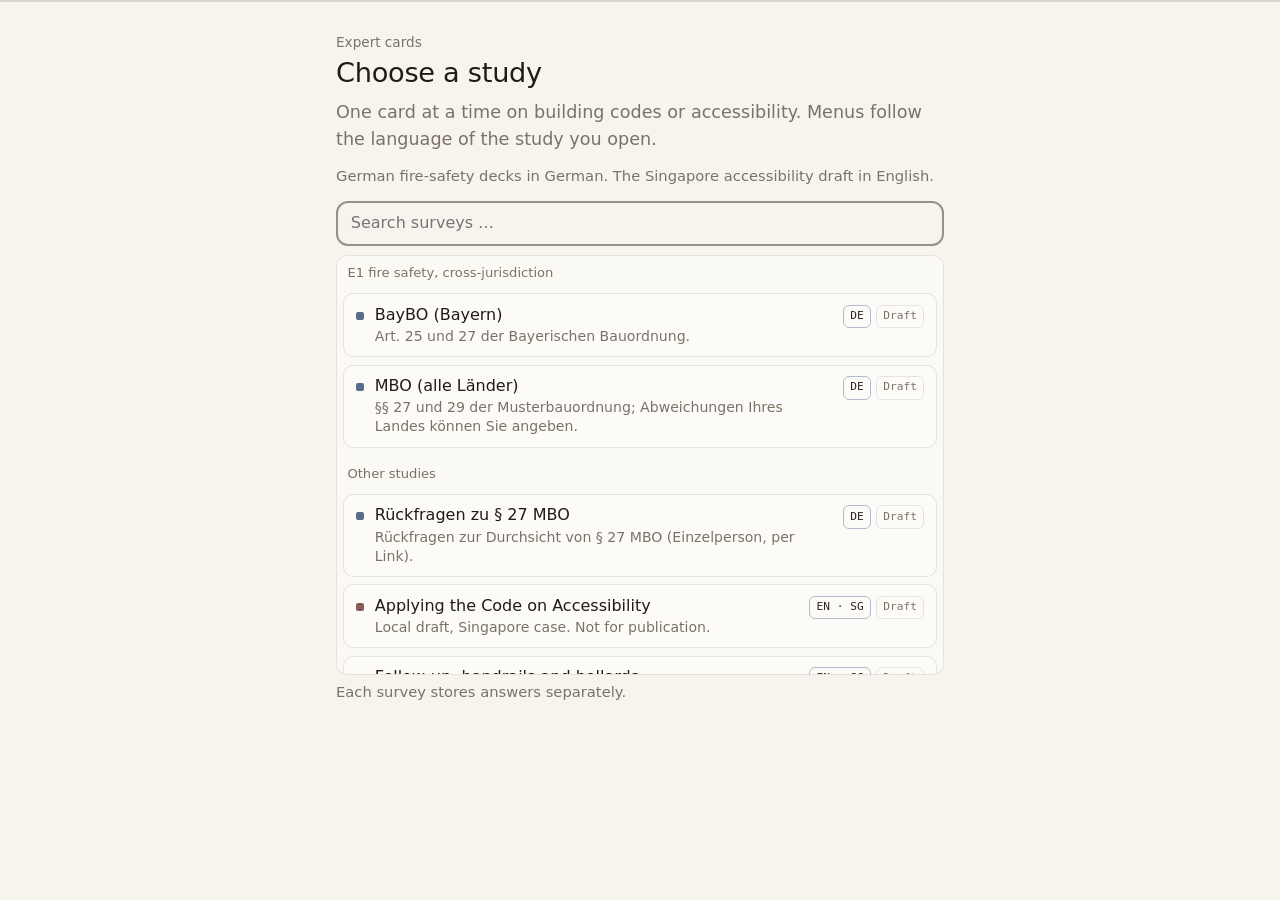
<file: index.html>
<!doctype html>
<html lang="de">
<head>
<meta charset="utf-8">
<meta name="viewport" content="width=device-width, initial-scale=1, viewport-fit=cover">
<meta name="color-scheme" content="light dark">
<meta name="robots" content="noindex">
<meta name="mobile-web-app-capable" content="yes">
<meta name="apple-mobile-web-app-capable" content="yes">
<meta name="apple-mobile-web-app-status-bar-style" content="default">
<meta name="apple-mobile-web-app-title" content="Befragung">
<meta name="theme-color" content="#f7f4ee" media="(prefers-color-scheme: light)">
<meta name="theme-color" content="#0b0d14" media="(prefers-color-scheme: dark)">
<title>Expertenkarten</title>
<link rel="manifest" href="manifest.webmanifest">
<link rel="icon" href="icon.svg" type="image/svg+xml">
<link rel="apple-touch-icon" href="icon.svg">
<link rel="stylesheet" href="app/style.css">
</head>
<body>
<div id="app"><main class="screen"><p>Lädt …</p></main></div>
<noscript><main class="screen"><p>Diese Seite braucht JavaScript.</p></main></noscript>
<script type="module" src="app/engine.js"></script>
</body>
</html>
</file>
<file: app/style.css>
:root {
  /* Warm paper neutrals + ink accent (building codes / drawings) */
  --bg: #f7f4ee; --surface: #fdfbf7; --ink: #1f1b16; --ink-2: #2a251f; --muted: #7b7266;
  --line: color-mix(in srgb, #1f1b16 10%, transparent); --line-2: #9a9184;
  --hl: #2f4f9c; --hl-soft: #ebe6dc; --hl-ink: #fff;
  --ok: #16a34a; --ok-soft: #e8f6ec; --warn: #9a4a12; --warn-soft: #f7ebe0; --mark: #f0e6b8;
  --play: #2f4f9c; --play-2: #3d6b5a;
  --font: ui-sans-serif, system-ui, -apple-system, "Segoe UI", "Helvetica Neue", Arial, sans-serif;
  --mono: ui-monospace, "SF Mono", Menlo, Consolas, monospace;
  --r: 12px; color-scheme: light dark;
}
@media (prefers-color-scheme: dark) {
  :root {
    --bg: #0b0d14; --surface: #11141c; --ink: #eef0f5; --ink-2: #d8dce8; --muted: #7a8296;
    --line: color-mix(in srgb, #eef0f5 9%, transparent); --line-2: #6b7487;
    --hl: #9db0e0; --hl-soft: #1a1e28; --hl-ink: #0b0d14;
    --ok: #4cc38a; --ok-soft: #123526; --warn: #e0a06a; --warn-soft: #2a1c12; --mark: #4a4520;
    --play: #9db0e0; --play-2: #4cc38a;
  }
}
* { box-sizing: border-box; }
html {
  -webkit-text-size-adjust: 100%;
  height: 100%;
  height: 100dvh;
  overscroll-behavior: none;
}
body {
  margin: 0;
  height: 100%;
  height: 100dvh;
  max-height: 100dvh;
  display: flex;
  flex-direction: column;
  overflow: hidden;
  color: var(--ink); font: 16px/1.5 var(--font);
  font-weight: 400;
  overscroll-behavior: none;
  -webkit-tap-highlight-color: transparent;
  touch-action: manipulation;
  background: var(--bg);
}
/* Signature: quiet plan-cut line under the top edge (no color washes). */
body::before {
  content: '';
  position: fixed; top: 0; left: 0; right: 0; height: 2px; z-index: 40; pointer-events: none;
  background: color-mix(in srgb, var(--ink) 14%, transparent);
}
/* Scroll lives in #app; bottomnav is a flex sibling so it always docks to the window bottom
   (Firefox often leaves position:fixed chrome floating when the layout viewport moves). */
#app {
  flex: 1 1 auto;
  min-height: 0;
  overflow: auto;
  -webkit-overflow-scrolling: touch;
  overscroll-behavior: contain;
  display: flex;
  flex-direction: column;
}
h1 { font-size: 1.5rem; line-height: 1.2; font-weight: 500; margin: 0 0 .6rem; letter-spacing: -.01em; }
h2 { font-size: 1.05rem; font-weight: 500; margin: 1.4rem 0 .5rem; }
p { margin: 0 0 .8rem; }
mark { background: var(--mark); color: inherit; padding: 0 .15em; border-radius: 3px; }
:focus-visible { outline: 3px solid var(--hl); outline-offset: 2px; }
h1:focus { outline: none; }

.screen { width: 100%; max-width: 640px; margin: 0 auto; padding: 1rem 16px 2.5rem; flex: 1; }
.eyebrow { color: var(--muted); font-size: .85rem; margin: 0 0 .3rem; }
.lead { font-size: 1.1rem; color: var(--muted); }
.hint { color: var(--muted); font-size: .92rem; }
.warn { background: var(--warn-soft); color: var(--warn); padding: .6rem .8rem; border-radius: var(--r); }
.ok { color: var(--ok); font-weight: 600; }
.question { font-weight: 600; font-size: 1.08rem; }
.card-title { font-size: 1.3rem; }

/* top bar */
.topbar {
  position: sticky; top: 0; z-index: 20;
  background: var(--bg); border-bottom: 1px solid var(--line);
  padding: .45rem 16px .55rem;
}
.topbar-row {
  max-width: 640px; margin: 0 auto;
  display: flex; justify-content: space-between; align-items: center; gap: .8rem;
  font-size: .9rem; color: var(--muted);
}
.topbar-meta { display: grid; justify-items: end; gap: .1rem; min-width: 0; text-align: right; }
.topbar-theme {
  display: inline-flex; align-items: center; gap: .35rem; max-width: 100%;
  color: var(--ink); font-weight: 650; font-size: .88rem;
  white-space: nowrap; overflow: hidden; text-overflow: ellipsis;
}
.topbar-theme .pict { flex: none; color: var(--hl); }
.topbar-theme .pict svg { width: 16px; height: 16px; }
.topbar-label { min-width: 0; }
.homebtn {
  font: inherit; cursor: pointer; flex: none;
  display: inline-flex; align-items: center; gap: .35rem;
  min-height: 44px; padding: .25rem .7rem .25rem .55rem;
  border: 2px solid var(--line-2); border-radius: 999px;
  background: var(--bg); color: var(--ink); font-weight: 600; font-size: .92rem;
}
.homebtn-arrow { color: var(--hl); font-size: 1.05em; line-height: 1; }
.homebtn:hover { border-color: var(--hl); background: var(--hl-soft); }
.bar { max-width: 640px; margin: .3rem auto 0; height: 10px; background: var(--line); border-radius: 999px; overflow: hidden; }
.bar-fill {
  height: 100%; border-radius: 999px;
  background: linear-gradient(90deg, var(--play), var(--play-2));
  transition: width .35s ease;
}

/* in-round step navigation (replaces plain progress bar on cards) */
.stepnav {
  max-width: 640px; margin: .45rem auto 0;
  display: flex; gap: .35rem; align-items: stretch;
}
.step {
  font: inherit; cursor: pointer; color: inherit;
  flex: 1 1 0; min-width: 0; min-height: 44px;
  display: grid; justify-items: center; align-content: end; gap: .28rem;
  padding: .15rem 0 0; border: 0; background: none;
  font-size: .72rem; font-weight: 700; font-variant-numeric: tabular-nums;
  color: var(--muted);
}
.step-fill {
  width: 100%; height: 10px; border-radius: 999px;
  background: var(--line); border: 2px solid transparent;
  transition: background .2s ease, box-shadow .2s ease, border-color .2s ease;
}
.step.open .step-fill { background: var(--line); }
.step.done .step-fill {
  background: linear-gradient(90deg, var(--play), var(--play-2));
}
.step.info .step-fill { background: color-mix(in srgb, var(--hl) 35%, var(--line)); }
.step.on {
  color: var(--ink);
}
.step.on .step-fill {
  border-color: var(--hl);
  box-shadow: 0 0 0 3px color-mix(in srgb, var(--hl) 22%, transparent);
  background: linear-gradient(90deg, var(--play), var(--play-2));
}
.step.on.open .step-fill {
  background: var(--hl-soft);
}
.step:disabled { cursor: default; }
.step:not(:disabled):hover .step-fill {
  border-color: color-mix(in srgb, var(--hl) 55%, transparent);
}
.step:not(:disabled):focus-visible {
  outline: none;
}
.step:not(:disabled):focus-visible .step-fill {
  outline: 3px solid var(--hl); outline-offset: 2px;
}
@media (max-width: 400px) {
  .step { font-size: .65rem; min-height: 40px; }
  .stepnav { gap: .28rem; }
}

/* buttons */
.btn, .linkbtn, .opt, .verdict-btn, .chipbtn, .scale-btn, .row { font: inherit; color: inherit; cursor: pointer; }
.btn { min-height: 48px; padding: .6rem 1.2rem; border: 1.5px solid var(--line-2); border-radius: 12px; background: color-mix(in srgb, var(--bg) 88%, #fff); font-weight: 500; text-decoration: none; display: inline-flex; align-items: center; justify-content: center; gap: .5rem; }
.btn.primary {
  background: linear-gradient(135deg, var(--hl), color-mix(in srgb, var(--hl) 70%, var(--play-2)));
  border-color: transparent; color: var(--hl-ink);
  box-shadow: 0 6px 16px color-mix(in srgb, var(--hl) 28%, transparent);
}
.btn.big { width: 100%; min-height: 56px; font-size: 1.1rem; margin-top: 1rem; }
.btn.small { min-height: 48px; padding: .3rem .9rem; }
.btn:disabled { opacity: .45; cursor: not-allowed; }
.linkbtn { background: none; border: 0; color: var(--hl); text-decoration: underline; min-height: 48px; padding: 0 .3rem; }

/* bottom nav: document-flow sibling of #app (not position:fixed) → always window-bottom */
.bottomnav {
  flex: 0 0 auto;
  position: relative;
  width: 100%;
  box-sizing: border-box;
  z-index: 30;
  margin: 0;
  background: var(--bg);
  border-top: 1px solid var(--line);
  box-shadow: 0 -8px 24px rgba(0, 0, 0, .12);
  padding: .7rem 16px calc(.7rem + env(safe-area-inset-bottom, 0px));
  display: flex; justify-content: center; gap: 1rem;
}
.bottomnav .btn { flex: 1; max-width: 280px; }
.bottomnav .btn:last-child { margin-left: 0; }
@media (prefers-color-scheme: dark) {
  .bottomnav { box-shadow: 0 -8px 28px rgba(0, 0, 0, .45); }
}

/* options */
.opts, .verdicts { display: grid; gap: .7rem; margin: 1rem 0; }
.opt, .verdict-btn { display: flex; align-items: center; gap: .8rem; text-align: left; width: 100%; min-height: 56px; padding: .8rem 1rem; border: 2px solid var(--line-2); border-radius: var(--r); background: var(--bg); }
.verdict-btn { font-size: 1.15rem; font-weight: 700; justify-content: flex-start; min-height: 64px; }
.opt-key { flex: none; width: 1.7rem; height: 1.7rem; border-radius: 50%; border: 1.5px solid var(--line-2); display: grid; place-items: center; font-size: .85rem; color: var(--muted); }
.opt-text { display: grid; gap: .15rem; }
.opt-detail { color: var(--muted); font-size: .92rem; }
.opt.sel, .verdict-btn.sel { border-color: var(--hl); background: var(--hl-soft); }
.opt.sel .opt-key, .verdict-btn.sel .opt-key { background: var(--hl); border-color: var(--hl); color: var(--hl-ink); }
.conf { display: flex; flex-wrap: wrap; align-items: center; gap: .5rem; margin: .4rem 0 1rem; }
.conf[hidden], [hidden] { display: none !important; }
.conf-q { font-weight: 600; margin-right: .3rem; }
.chipbtn { min-height: 48px; padding: .4rem 1rem; border: 2px solid var(--line-2); border-radius: 24px; background: var(--bg); }
.chipbtn.sel { border-color: var(--hl); background: var(--hl-soft); font-weight: 600; }
.chipset { display: flex; flex-wrap: wrap; gap: .5rem; }
.scale-row { display: grid; grid-template-columns: repeat(auto-fit, minmax(48px, 1fr)); gap: .5rem; margin: 1rem 0 .3rem; }
.scale-btn { min-height: 56px; border: 2px solid var(--line-2); border-radius: var(--r); background: var(--bg); font-weight: 700; }
.scale-btn.sel { border-color: var(--hl); background: var(--hl-soft); }
.scale-labels { display: flex; justify-content: space-between; color: var(--muted); font-size: .9rem; }

/* card content */
.chips { list-style: none; display: flex; flex-wrap: wrap; gap: .4rem; padding: 0; margin: 0 0 .8rem; }
.chips li { background: var(--surface); border: 1px solid var(--line); border-radius: 14px; padding: .1rem .7rem; font-size: .85rem; }
.assumption { background: var(--surface); border-left: 4px solid var(--line-2); padding: .6rem .8rem; border-radius: 6px; margin: 0 0 .9rem; font-size: .95rem; }
.changes ul { margin: 0 0 .9rem; padding-left: 1.2rem; }
.changes li { margin-bottom: .3rem; }
.related { background: var(--hl-soft); border-radius: var(--r); padding: .6rem .8rem; margin: 0 0 .9rem; font-size: .95rem; }
.related p { margin: 0; }
.fig {
  margin: .5rem 0 1rem;
  /* isolate paint so Safari does not reflow/repaint the plan while scrolling */
  contain: layout paint;
  touch-action: pan-y;
}
.fig svg, .fig img {
  width: 100%; height: auto; display: block;
  border: 1px solid var(--line); border-radius: var(--r); background: var(--bg);
  /* own compositor layer: stops jitter when scrolling over complex SVGs on iOS */
  transform: translateZ(0);
  -webkit-backface-visibility: hidden;
  backface-visibility: hidden;
}
/* Deck image figures ship with a light “paper” plate — keep a matching frame so Dark Mode stays readable. */
.fig img {
  background: #f4f6fb;
  border-color: color-mix(in srgb, var(--line-2) 70%, #9aa3b5);
  box-shadow: 0 1px 0 color-mix(in srgb, #1a1f2c 6%, transparent);
}
.fig figcaption {
  color: var(--ink-2); font-size: .9rem; font-weight: 600;
  margin-top: .45rem;
}
.w { stroke: var(--ink-2); stroke-width: 6; stroke-linecap: square; }
.w.thin { stroke-width: 3; }
.w.hl { stroke: var(--hl); stroke-width: 11; }
.room { fill: var(--bg); }
.room.hl { fill: var(--hl-soft); }
.rl { fill: var(--muted); font: 12px var(--font); }
.rl.big { fill: var(--ink-2); font: 600 13px var(--font); }
.door { fill: var(--bg); stroke: var(--ink-2); stroke-width: 1.5; }
.door.hl { fill: var(--hl); stroke: var(--hl); }
.ground { stroke: var(--muted); stroke-width: 2; stroke-dasharray: 6 5; }
.slab { fill: var(--line-2); }
.hlabel { fill: var(--hl); font: 600 13px var(--font); }
.law { white-space: pre-wrap; font: .9rem/1.5 var(--font); margin: 0; }

/* text + mic */
.field { margin: 1rem 0; }
.field label, .label { display: block; font-weight: 600; margin-bottom: .3rem; }
input[type=text], input[type=number], textarea { width: 100%; font: inherit; color: inherit; background: var(--bg); border: 2px solid var(--line-2); border-radius: var(--r); padding: .7rem .8rem; min-height: 48px; }
textarea { resize: vertical; }
.mic-row { display: flex; flex-wrap: wrap; align-items: center; gap: .6rem; margin-top: .5rem; }
.mic-row .hint, .mic-status, .memo p { margin: 0; font-size: .9rem; color: var(--muted); }
.mic-dot { width: .8rem; height: .8rem; border-radius: 50%; background: var(--line-2); }
.btn.mic.on { border-color: #d12; }
.btn.mic.on .mic-dot { background: #d12; animation: pulse 1.2s infinite; }
@keyframes pulse { 50% { opacity: .3; } }

/* start + review + submit */
.privacy {
  background: var(--surface); border-radius: var(--r);
  padding: .2rem 1rem .8rem; margin: 1.2rem 0; font-size: .95rem;
}
.privacy summary {
  cursor: pointer; font-weight: 600; min-height: 48px;
  display: flex; align-items: center; list-style: none;
}
.privacy summary::-webkit-details-marker { display: none; }
.privacy[open] summary { margin-bottom: .4rem; }
.privacy ul { margin: 0; padding-left: 1.1rem; }
.privacy li { margin-bottom: .4rem; }

.install-tip {
  margin: 1.25rem 0 0;
  padding: .35rem .85rem .9rem;
  border-radius: var(--r);
  background: color-mix(in srgb, var(--hl-soft) 55%, var(--surface));
  border: 1.5px solid color-mix(in srgb, var(--hl) 22%, var(--line));
  font-size: .95rem;
}
.install-tip summary {
  cursor: pointer; list-style: none;
  display: grid; grid-template-columns: auto 1fr auto;
  align-items: center; gap: .7rem;
  min-height: 52px; font-weight: 700; color: var(--ink-2);
}
.install-tip summary::-webkit-details-marker { display: none; }
.install-tip .install-ico {
  width: 2.35rem; height: 2.35rem; border-radius: 12px;
  display: grid; place-items: center;
  background: var(--hl-soft); color: var(--hl);
}
.install-tip .install-ico .pict, .install-tip .install-ico .pict svg {
  width: 20px; height: 20px;
}
.install-tip .install-sum { line-height: 1.25; }
.install-tip .install-chev {
  color: var(--muted); font-size: 1.35rem; line-height: 1;
  transition: transform .18s ease;
}
.install-tip[open] .install-chev { transform: rotate(90deg); }
.install-tip[open] summary { margin-bottom: .35rem; }
.install-tip .install-lead { margin: 0 0 .65rem; }
.install-steps {
  margin: 0; padding: 0; list-style: none; display: grid; gap: .55rem;
}
.install-steps li {
  display: grid; grid-template-columns: 1.7rem 1fr; gap: .65rem;
  align-items: start; color: var(--ink-2); line-height: 1.4;
  counter-increment: install-step;
}
.install-steps { counter-reset: install-step; }
.install-steps li::before {
  content: counter(install-step);
  width: 1.7rem; height: 1.7rem; border-radius: 50%;
  display: grid; place-items: center;
  font-size: .85rem; font-weight: 600;
  background: var(--hl); color: var(--hl-ink);
}
.install-tip .install-btn { width: 100%; margin-top: .85rem; }
@media (prefers-reduced-motion: reduce) {
  .install-tip .install-chev { transition: none; }
}
.check { display: flex; gap: .8rem; align-items: flex-start; margin: 1rem 0; min-height: 48px; }
.check input { width: 28px; height: 28px; flex: none; margin: 0; }
.resume-banner {
  display: flex; flex-wrap: wrap; align-items: baseline; gap: .35rem .65rem;
  margin: .35rem 0 1rem; padding: .7rem .85rem;
  border-radius: 10px; border: 1px solid var(--line);
  background: var(--hl-soft); color: var(--ink); font-weight: 500; font-size: .95rem;
}
.resume-dot { color: var(--hl); font-size: .7rem; transform: translateY(-.05em); }
.resume-banner-stat {
  flex: 1 1 100%; font-weight: 550; color: var(--ink-2); font-size: .9rem;
}
.resume {
  background: var(--hl-soft); padding: 1rem .95rem 1.05rem; border-radius: var(--r);
  margin: 1rem 0 0; display: grid; gap: .55rem;
  border: 2px solid color-mix(in srgb, var(--hl) 35%, transparent);
}
.resume-kicker {
  margin: 0; font-size: .82rem; font-weight: 500; color: var(--muted);
}
.resume-stat { margin: 0; font-weight: 500; font-size: 1.05rem; line-height: 1.3; }
.resume-actions { display: grid; gap: .75rem; margin-top: .15rem; }
.resume-choice { display: grid; gap: .25rem; }
.resume-choice .btn.big { margin: 0; }
.resume-choice .hint { margin: 0; }
.resume-note { margin: .15rem 0 0; }
.btn.danger {
  background: transparent; border-color: var(--warn); color: var(--warn);
}
.btn.danger:hover { background: var(--warn-soft); }
.rows { list-style: none; padding: 0; margin: 0; }
.row { display: flex; gap: .7rem; width: 100%; text-align: left; background: none; border: 0; border-bottom: 1px solid var(--line); padding: .7rem .2rem; min-height: 48px; }
.row-status { color: var(--ok); font-weight: 700; flex: none; width: 1.2rem; }
.row.open .row-status, .row.open .row-answer { color: var(--warn); }
.row-main { display: grid; gap: .1rem; min-width: 0; }
.row-label { font-weight: 600; font-size: .95rem; }
.row-answer { color: var(--muted); font-size: .92rem; overflow-wrap: anywhere; }
.submit-steps .step { margin: 0 0 1.4rem; }
textarea.copy { margin-top: .6rem; font-size: .8rem; }

/* dialog */
dialog.modal { max-width: min(600px, 92vw); max-height: 85dvh; overflow: auto; border: 0; border-radius: var(--r); background: var(--bg); color: var(--ink); padding: 1rem 1.2rem; }
dialog.modal::backdrop { background: rgba(0, 0, 0, .55); }
dialog.modal h2 { margin-top: 0; }
dialog.modal .btn { margin-top: 1rem; width: 100%; }

@media (prefers-reduced-motion: reduce) {
  * { animation: none !important; transition: none !important; scroll-behavior: auto !important; }
}
@media (min-width: 700px) {
  .screen { padding-top: 2rem; }
  h1 { font-size: 1.7rem; }
}

.memo { display: grid; gap: .4rem; width: 100%; }
.memo audio { width: 100%; min-height: 48px; }

/* phones: compact plan — fixed px (not dvh) so iOS chrome show/hide does not resize the SVG mid-scroll */
@media (max-width: 600px) {
  .verdict .fig, .choice .fig {
    margin: .3rem 0 .6rem;
    max-height: 220px;
    display: flex; flex-direction: column; align-items: center;
  }
  .verdict .fig svg, .choice .fig svg {
    width: auto; max-width: 100%; height: auto;
    max-height: 220px;
  }
  .verdict .assumption { font-size: .9rem; padding: .5rem .7rem; }
  .verdicts { margin: .7rem 0; }
  .verdict-btn { min-height: 56px; }
}

/* phones: verdicts stick to the bottom of the #app scrollport (nav sits below #app) */
@media (max-width: 600px) {
  .verdicts {
    position: sticky; bottom: 0; z-index: 2;
    grid-template-columns: repeat(3, 1fr); gap: .4rem;
    background: var(--bg); padding: .5rem 0; margin: .4rem 0;
  }
  .verdict-btn { justify-content: center; text-align: center; padding: .4rem .3rem; font-size: 1rem; min-height: 56px; }
  .verdict-btn .opt-key { display: none; }
}

.feedback-hint { margin: 1.6rem 0 0; padding-top: .6rem; border-top: 1px solid var(--line); }

/* quiet icon FAB; expands to label only on mouse hover / keyboard focus */
.fab-feedback {
  position: fixed; right: 12px; z-index: 40;
  bottom: calc(12px + env(safe-area-inset-bottom, 0px));
  height: 44px; min-height: 44px; min-width: 44px; padding: 0 11px;
  border-radius: 999px; cursor: pointer;
  display: inline-flex; align-items: center; justify-content: center; gap: 0;
  color: var(--muted);
  background: color-mix(in srgb, var(--bg) 72%, var(--surface));
  border: 1.5px solid var(--line-2);
  box-shadow: 0 4px 14px color-mix(in srgb, var(--ink) 12%, transparent);
}
.fab-feedback .pict { flex: none; width: 20px; height: 20px; color: inherit; }
.fab-feedback .pict svg { width: 20px; height: 20px; }
.fab-feedback .fab-label {
  max-width: 0; margin: 0; opacity: 0; overflow: hidden;
  white-space: nowrap; font: inherit; font-size: .88rem; font-weight: 700;
  transition: max-width .22s ease, opacity .18s ease, margin .22s ease;
}
.fab-feedback.above-nav { bottom: calc(88px + env(safe-area-inset-bottom, 0px)); }
.fab-feedback.has { color: var(--hl); border-color: color-mix(in srgb, var(--hl) 55%, var(--line-2)); }
.fab-feedback:focus-visible { outline: 3px solid var(--hl); outline-offset: 3px; }
@media (hover: hover) {
  .fab-feedback:hover, .fab-feedback:focus-visible {
    color: var(--hl-ink); background: var(--hl); border-color: transparent;
    box-shadow: 0 6px 16px color-mix(in srgb, var(--hl) 32%, transparent);
  }
  .fab-feedback:hover .fab-label, .fab-feedback:focus-visible .fab-label {
    max-width: 7rem; opacity: 1; margin-left: .45rem;
  }
}
@media (prefers-reduced-motion: reduce) {
  .fab-feedback .fab-label { transition: none; }
}

.start-head {
  display: flex; align-items: flex-start; justify-content: space-between; gap: .75rem;
  margin: 0 0 .15rem;
}
.start-head .eyebrow { margin: 0; min-width: 0; }
.lang-pill {
  flex: none; display: inline-flex; align-items: center; gap: .4rem;
  min-height: 32px; padding: .2rem .7rem .2rem .5rem;
  border-radius: 8px; border: 1px solid var(--line);
  background: var(--surface); color: var(--ink-2);
  font-family: var(--mono); font-size: .75rem; font-weight: 500;
}
.lang-mark {
  width: 8px; height: 8px; border-radius: 2px; flex: none;
  background: color-mix(in srgb, var(--ink) 35%, transparent);
}
.lang-pill.mark-de .lang-mark, .deck-row-mark.mark-de { background: #5b6b8a; }
.lang-pill.mark-en .lang-mark, .deck-row-mark.mark-en { background: #6a7a5a; }
.lang-pill.mark-sg .lang-mark, .deck-row-mark.mark-sg { background: #8a5a5a; }
.landing-back { margin: .15rem 0 .85rem; }
.landing .deck-catalog { margin-top: .85rem; }
button.linkish {
  appearance: none; border: 0; background: none; padding: 0;
  font: inherit; color: var(--hl); cursor: pointer; text-decoration: underline;
  text-underline-offset: .15em; min-height: 44px;
}
button.linkish:hover, button.linkish:focus-visible { color: var(--ink); }

.deck-catalog { margin: .4rem 0 1rem; }
.deck-badge.lang {
  color: var(--ink-2);
  border-color: color-mix(in srgb, var(--hl) 28%, var(--line));
}
.deck-filter {
  width: 100%; margin: 0 0 .55rem; min-height: 44px;
  font: inherit; color: inherit; background: var(--bg);
  border: 2px solid var(--line-2); border-radius: 12px; padding: .55rem .8rem;
}
.deck-list {
  display: grid; gap: .45rem;
  max-height: min(52vh, 420px); overflow: auto;
  padding: .15rem .1rem .25rem; margin: 0 0 .35rem;
  border: 1px solid var(--line); border-radius: var(--r);
  background: color-mix(in srgb, var(--surface) 70%, var(--bg));
}
.deck-group-label {
  margin: .55rem .55rem .2rem; font-size: .82rem; font-weight: 500; color: var(--muted);
}
.deck-group-label:first-child { margin-top: .3rem; }
.deck-row {
  width: calc(100% - .5rem); margin: 0 .25rem; text-align: left;
  display: grid; grid-template-columns: auto 1fr auto; align-items: start; column-gap: .7rem;
  min-height: 52px; padding: .65rem .75rem;
  border: 1px solid var(--line); border-radius: 10px;
  background: var(--surface); color: inherit; font: inherit; cursor: pointer;
}
.deck-row-mark {
  width: 8px; height: 8px; border-radius: 2px; margin-top: .45rem;
  background: color-mix(in srgb, var(--ink) 35%, transparent);
}
.deck-row:hover, .deck-row:focus-visible {
  border-color: var(--hl); background: var(--hl-soft);
}
.deck-row.current {
  border-color: var(--hl); background: var(--hl-soft);
  box-shadow: 0 0 0 2px color-mix(in srgb, var(--hl) 22%, transparent);
}
.deck-row-main { display: grid; gap: .15rem; min-width: 0; }
.deck-row-title { font-weight: 500; line-height: 1.25; }
.deck-row-hint { color: var(--muted); font-size: .88rem; line-height: 1.35; }
.deck-row-meta { display: flex; flex-wrap: wrap; gap: .3rem; justify-content: flex-end; flex: none; }
.deck-badge {
  font-family: var(--mono); font-size: .7rem; font-weight: 500;
  padding: .15rem .4rem; border-radius: 6px;
  background: transparent; color: var(--muted); border: 1px solid var(--line);
}
.deck-badge.draft { color: var(--muted); border-color: var(--line); background: transparent; }
.deck-badge.on { color: var(--ok); border-color: color-mix(in srgb, var(--ok) 30%, var(--line)); }
.deck-empty { margin: .4rem .6rem .6rem; }

.home-top {
  display: flex; align-items: center; justify-content: space-between; gap: .75rem;
  margin: 0 0 .15rem;
}
.home-top .eyebrow { margin: 0; min-width: 0; }
.iconbtn {
  flex: none; width: 44px; height: 44px; min-width: 44px; min-height: 44px; padding: 0;
  border-radius: 50%; border: 1.5px solid var(--line-2); background: var(--bg);
  color: var(--muted); cursor: pointer;
  display: grid; place-items: center;
}
.iconbtn .pict { width: 20px; height: 20px; }
.iconbtn .pict svg { width: 20px; height: 20px; }
.iconbtn:hover, .iconbtn:focus-visible { color: var(--hl); border-color: var(--hl); background: var(--hl-soft); }

dialog.fb-sheet {
  position: fixed; inset: auto 0 0 0; margin: 0; width: 100%; max-width: 100%;
  max-height: min(88dvh, 640px); border: 0; border-radius: 20px 20px 0 0;
  padding: 0; background: var(--bg); color: inherit;
  box-shadow: 0 -16px 48px rgba(0, 0, 0, .22);
}
dialog.fb-sheet::backdrop { background: rgba(0, 0, 0, .42); }
.fb-sheet-inner {
  padding: .55rem 1.1rem calc(1.1rem + env(safe-area-inset-bottom));
  display: grid; gap: .55rem; overflow: auto; max-height: min(88dvh, 640px);
}
.fb-grab {
  width: 40px; height: 4px; border-radius: 999px; margin: .2rem auto .35rem;
  background: var(--line-2);
}
.fb-sheet h2 { margin: 0; font-size: 1.2rem; }
.fb-sheet .chipset { display: flex; flex-wrap: wrap; gap: .45rem; }
.fb-sheet .label { margin: .35rem 0 0; }
.fb-text {
  width: 100%; min-height: 5.5rem; resize: vertical; font: inherit; color: inherit;
  padding: .7rem .85rem; border: 2px solid var(--line-2); border-radius: 12px; background: var(--bg);
}
.fb-actions { display: flex; gap: .6rem; margin-top: .4rem; }
.fb-actions .btn { flex: 1; }

.toast {
  position: fixed; left: 50%; bottom: calc(110px + env(safe-area-inset-bottom));
  transform: translate(-50%, 12px); z-index: 50;
  max-width: min(92vw, 360px); padding: .7rem 1rem; border-radius: 12px;
  background: color-mix(in srgb, var(--ink) 92%, #000); color: #fff;
  font-size: .95rem; font-weight: 600; text-align: center;
  opacity: 0; pointer-events: none; transition: opacity .22s ease, transform .22s ease;
  box-shadow: 0 10px 28px rgba(0, 0, 0, .25);
}
.toast.show { opacity: 1; transform: translate(-50%, 0); }

.legal { margin-top: 1.5rem; }
.legal a { color: inherit; }

/* rounds ("Häppchen"): overview + round end */
.screen.home, .screen.lessondone { padding-bottom: 2.5rem; }
.screen.home h1, .screen.lessondone h1 { letter-spacing: -.02em; }
.bar.thick { height: 16px; border-radius: 999px; margin: .35rem 0 1.1rem; max-width: none; }
.bar.thick .bar-fill { border-radius: 999px; }
.hint.saved { margin: .8rem 0 1.5rem; }
.sec-block { margin: 0 0 1.75rem; }
.sec-head { display: flex; align-items: center; justify-content: space-between; gap: .8rem; margin: 0 0 .65rem; }
.sec-head h2 {
  margin: 0; font-size: 1.05rem;
  display: inline-flex; align-items: center; gap: .45rem; min-width: 0;
}
.sec-head h2 .pict {
  flex: none; width: 2rem; height: 2rem; border-radius: 10px;
  display: grid; place-items: center;
  background: var(--hl-soft); color: var(--hl);
}
.sec-head h2 .pict svg { width: 18px; height: 18px; }
.sec-progress {
  flex: none; font-size: .85rem; font-weight: 700; font-variant-numeric: tabular-nums;
  padding: .2rem .55rem; border-radius: 999px; background: var(--surface); color: var(--muted);
}
.pict { display: inline-grid; place-items: center; line-height: 0; }
.lessons { list-style: none; padding: 0; margin: 0; display: grid; gap: .75rem; }
.lesson-card {
  border: 2px solid var(--line); border-radius: 18px;
  background: color-mix(in srgb, var(--bg) 70%, #fff);
  padding: .65rem .7rem .8rem; display: grid; gap: .55rem;
  box-shadow: 0 8px 20px color-mix(in srgb, var(--ink) 4%, transparent);
  transition: border-color .2s ease, transform .2s ease;
}
.lesson-go {
  font: inherit; color: inherit; cursor: pointer; width: 100%; text-align: left;
  display: grid; grid-template-columns: auto 1fr; grid-template-rows: auto auto;
  column-gap: .85rem; row-gap: .35rem; align-items: center;
  background: none; border: 0; padding: .15rem .1rem; min-height: 48px;
}
.lesson-go .badge {
  grid-row: 1 / 3; flex: none; width: 2.9rem; height: 2.9rem; border-radius: 50%;
  display: grid; place-items: center; font-weight: 600; font-size: 1.05rem;
  background: var(--surface); border: 2px solid var(--line-2); color: var(--hl);
}
.lesson-go .badge .pict svg { width: 18px; height: 18px; }
.lesson-main { display: grid; gap: .12rem; min-width: 0; }
.lesson-kicker { color: var(--muted); font-size: .82rem; font-weight: 650; }
.lesson-title { font-weight: 750; font-size: 1.02rem; line-height: 1.25; }
.lesson-meta { color: var(--muted); font-size: .9rem; }
.lesson-bar {
  grid-column: 2; height: 8px; border-radius: 999px; background: var(--line); overflow: hidden;
}
.lesson-bar-fill {
  display: block; height: 100%; border-radius: 999px;
  background: linear-gradient(90deg, var(--play), var(--play-2));
}
.lesson-card.current {
  border-color: var(--hl); background: var(--hl-soft);
  box-shadow: 0 10px 24px color-mix(in srgb, var(--hl) 18%, transparent);
}
.lesson-card.current .badge { background: var(--hl); border-color: var(--hl); color: var(--hl-ink); }
.lesson-card.started .badge { border-color: var(--hl); color: var(--hl); }
.lesson-card.done { border-color: color-mix(in srgb, var(--ok) 55%, var(--line)); }
.lesson-card.done .badge { background: var(--ok-soft); border-color: var(--ok); color: var(--ok); }
.lesson-card.done .lesson-bar-fill { background: var(--ok); }

/* per-question status chips: large enough to tap on a phone, wrap cleanly */
.qtrack { display: flex; flex-wrap: wrap; gap: .45rem; padding: .15rem .1rem 0; }
.qchip {
  font: inherit; color: inherit; cursor: pointer;
  min-width: 52px; min-height: 48px; padding: 0 .6rem;
  border: 2px solid var(--line-2); border-radius: 14px;
  background: color-mix(in srgb, var(--bg) 80%, #fff);
  font-weight: 750; font-variant-numeric: tabular-nums; font-size: .95rem;
  display: inline-flex; align-items: center; justify-content: center; gap: .25rem;
  transition: transform .15s ease, border-color .15s ease, background .15s ease;
}
.qchip:active { transform: scale(.96); }
.qchip .qmark { font-size: .85em; line-height: 1; }
.qchip.open { color: var(--muted); border-style: dashed; }
.qchip.next {
  border-style: solid; border-color: var(--hl); color: var(--ink);
  background: var(--hl-soft); box-shadow: 0 0 0 3px color-mix(in srgb, var(--hl) 18%, transparent);
}
.qchip.done {
  border-style: solid; border-color: var(--ok); background: var(--ok-soft); color: var(--ok);
}

.lessondone { text-align: center; }
.lessondone .bar.thick { margin-top: 1rem; }
.lessondone .warn { text-align: left; margin: 1rem 0; }
.lessondone .done-actions { margin-top: 1.2rem; display: grid; gap: .35rem; }
.celebrate {
  width: 5.8rem; height: 5.8rem; margin: 1.5rem auto 1rem; border-radius: 50%;
  display: grid; place-items: center; font-size: 2.8rem; font-weight: 500;
  background: radial-gradient(circle at 35% 30%, color-mix(in srgb, var(--ok) 25%, #fff), var(--ok-soft));
  color: var(--ok); border: 3px solid var(--ok);
  box-shadow: 0 12px 28px color-mix(in srgb, var(--ok) 22%, transparent);
  animation: pop .55s cubic-bezier(.2, 1.2, .3, 1);
}
.celebrate .pict svg { width: 2.4rem; height: 2.4rem; }
.celebrate.part {
  background: radial-gradient(circle at 35% 30%, color-mix(in srgb, var(--hl) 28%, #fff), var(--hl-soft));
  color: var(--hl); border-color: var(--hl);
  box-shadow: 0 12px 28px color-mix(in srgb, var(--hl) 22%, transparent);
}
@keyframes pop { 0% { transform: scale(.4); opacity: 0; } 70% { transform: scale(1.1); opacity: 1; } 100% { transform: scale(1); } }

@media (min-width: 700px) {
  .qtrack { gap: .5rem; }
  .lesson-card { padding: .75rem .9rem .9rem; }
}
@media (prefers-color-scheme: dark) {
  .lesson-card { background: var(--surface); box-shadow: none; }
  .btn { background: var(--surface); }
}

/* ---- gamification polish ---- */

/* soft pick feedback on options / verdicts / scale */
.opt.pop, .verdict-btn.pop, .scale-btn.pop, .chipbtn.pop {
  animation: pick .38s cubic-bezier(.2, 1.15, .35, 1);
}
@keyframes pick {
  0% { transform: scale(1); }
  40% { transform: scale(1.035); }
  100% { transform: scale(1); }
}

.hint.eta { margin: -.4rem 0 .6rem; font-weight: 600; color: var(--hl); }

/* section path line connecting rounds */
.lessons.path {
  position: relative;
  padding-left: .15rem;
}
.lessons.path::before {
  content: '';
  position: absolute;
  left: calc(1.45rem + .65rem); /* badge center-ish inside card padding */
  top: 1.6rem; bottom: 1.6rem;
  width: 3px; border-radius: 999px;
  background: linear-gradient(180deg, var(--tone, var(--hl)), color-mix(in srgb, var(--tone, var(--hl)) 25%, var(--line)));
  opacity: .35; pointer-events: none;
}
.lessons.path .lesson-card { position: relative; z-index: 1; }

.sec-seal {
  flex: none; font-size: .8rem; font-weight: 700;
  padding: .25rem .65rem; border-radius: 999px;
  background: var(--ok-soft); color: var(--ok);
  border: 1.5px solid var(--ok); white-space: nowrap;
}
.sec-block.sealed .sec-head h2 .pict {
  background: var(--ok-soft); color: var(--ok);
}

.done-banner {
  text-align: center;
  background: var(--ok-soft);
  border: 2px solid color-mix(in srgb, var(--ok) 45%, transparent);
  border-radius: var(--r);
  padding: 1rem 1rem 1.1rem;
  margin: 0 0 1.2rem;
}
.done-banner .lead { color: var(--ok); font-weight: 700; margin-bottom: .2rem; }
.celebrate.small {
  width: 3.4rem; height: 3.4rem; margin: .2rem auto .6rem;
  font-size: 1.5rem; border-width: 2px;
  box-shadow: none;
}

/* section / app tone tints */
.sec-block, #app {
  --tone: var(--hl);
  --tone-soft: var(--hl-soft);
}
.tone-plan, .tone-compass, #app[data-tone="plan"], #app[data-tone="compass"] { --tone: #3558d4; --tone-soft: #e7ecfb; }
.tone-wall, #app[data-tone="wall"] { --tone: #0b7a66; --tone-soft: #ddf5ef; }
.tone-column, #app[data-tone="column"] { --tone: #b45309; --tone-soft: #fff1e0; }
.tone-note, #app[data-tone="note"] { --tone: #6d28d9; --tone-soft: #f1e9fb; }
.tone-send, #app[data-tone="send"] { --tone: #3558d4; --tone-soft: #e7ecfb; }
.tone-cards { --tone: var(--hl); --tone-soft: var(--hl-soft); }

@media (prefers-color-scheme: dark) {
  .tone-plan, .tone-compass, #app[data-tone="plan"], #app[data-tone="compass"] { --tone: #8eabff; --tone-soft: #1a2748; }
  .tone-wall, #app[data-tone="wall"] { --tone: #4ad386; --tone-soft: #123526; }
  .tone-column, #app[data-tone="column"] { --tone: #ffb36b; --tone-soft: #3b2410; }
  .tone-note, #app[data-tone="note"] { --tone: #c4b5fd; --tone-soft: #2a1f45; }
}

.sec-block .sec-head h2 .pict {
  background: var(--tone-soft); color: var(--tone);
}
.sec-block .lesson-card.current {
  border-color: var(--tone); background: var(--tone-soft);
  box-shadow: 0 10px 24px color-mix(in srgb, var(--tone) 18%, transparent);
}
.sec-block .lesson-card.current .badge {
  background: var(--tone); border-color: var(--tone); color: #fff;
}
.sec-block .lesson-card.started .badge { border-color: var(--tone); color: var(--tone); }
.sec-block .qchip.next {
  border-color: var(--tone); background: var(--tone-soft);
  box-shadow: 0 0 0 3px color-mix(in srgb, var(--tone) 18%, transparent);
}
.sec-block .lesson-bar-fill {
  background: linear-gradient(90deg, var(--tone), color-mix(in srgb, var(--tone) 55%, var(--play-2)));
}

#app[data-tone] .topbar-theme .pict { color: var(--tone); }
#app[data-tone] .step.on .step-fill {
  border-color: var(--tone);
  box-shadow: 0 0 0 3px color-mix(in srgb, var(--tone) 22%, transparent);
}
#app[data-tone] .step.done .step-fill {
  background: linear-gradient(90deg, var(--tone), color-mix(in srgb, var(--tone) 50%, var(--play-2)));
}
#app[data-tone] .btn.primary {
  background: linear-gradient(135deg, var(--tone), color-mix(in srgb, var(--tone) 65%, var(--play-2)));
}

/* Card layout: figure → delta → clear ask block */
.card .ask {
  margin: .9rem 0 1rem;
  padding: .85rem 1rem;
  border-radius: var(--r);
  background: var(--hl-soft);
  border: 1.5px solid color-mix(in srgb, var(--hl) 22%, var(--line));
}
.card .ask-kicker {
  margin: 0 0 .35rem;
  font-size: .8rem; font-weight: 500; color: var(--muted);
}
.card .ask .card-title,
.card .ask .question {
  margin: 0; font-size: 1.15rem; line-height: 1.35;
}
.card .ask .hint { margin: .55rem 0 0; }
.fig.fig-panel {
  margin: .35rem 0 1rem;
  padding: .65rem .7rem .75rem;
  border-radius: calc(var(--r) + 4px);
  background: var(--surface);
  border: 1px solid var(--line);
}
.fig-kicker {
  margin: 0 0 .45rem;
  font-size: .8rem; font-weight: 500; color: var(--muted);
}
.fig.fig-panel svg {
  border: 0; background: transparent; border-radius: 10px;
}
.fig.fig-panel img {
  border: 1px solid color-mix(in srgb, var(--line-2) 65%, #9aa3b5);
  background: #f4f6fb; border-radius: 10px;
}
.changes-delta {
  margin: 0 0 .9rem;
  padding: .7rem .85rem;
  border-radius: var(--r);
  background: color-mix(in srgb, var(--warn-soft) 55%, var(--bg));
  border: 1.5px solid color-mix(in srgb, var(--warn) 22%, var(--line));
}
.changes-delta .eyebrow {
  color: var(--warn); font-weight: 500;
  font-size: .82rem; margin: 0 0 .4rem;
}
.changes-delta ul { margin: 0; }
.card .assumption {
  border-left-width: 5px; border-left-color: var(--hl);
  background: var(--hl-soft);
}
.fig.plan-hl .w.hl { stroke-width: 12; }
.fig.plan-hl .room.hl {
  stroke: var(--hl);
  stroke-width: 2.5;
}
</file>
